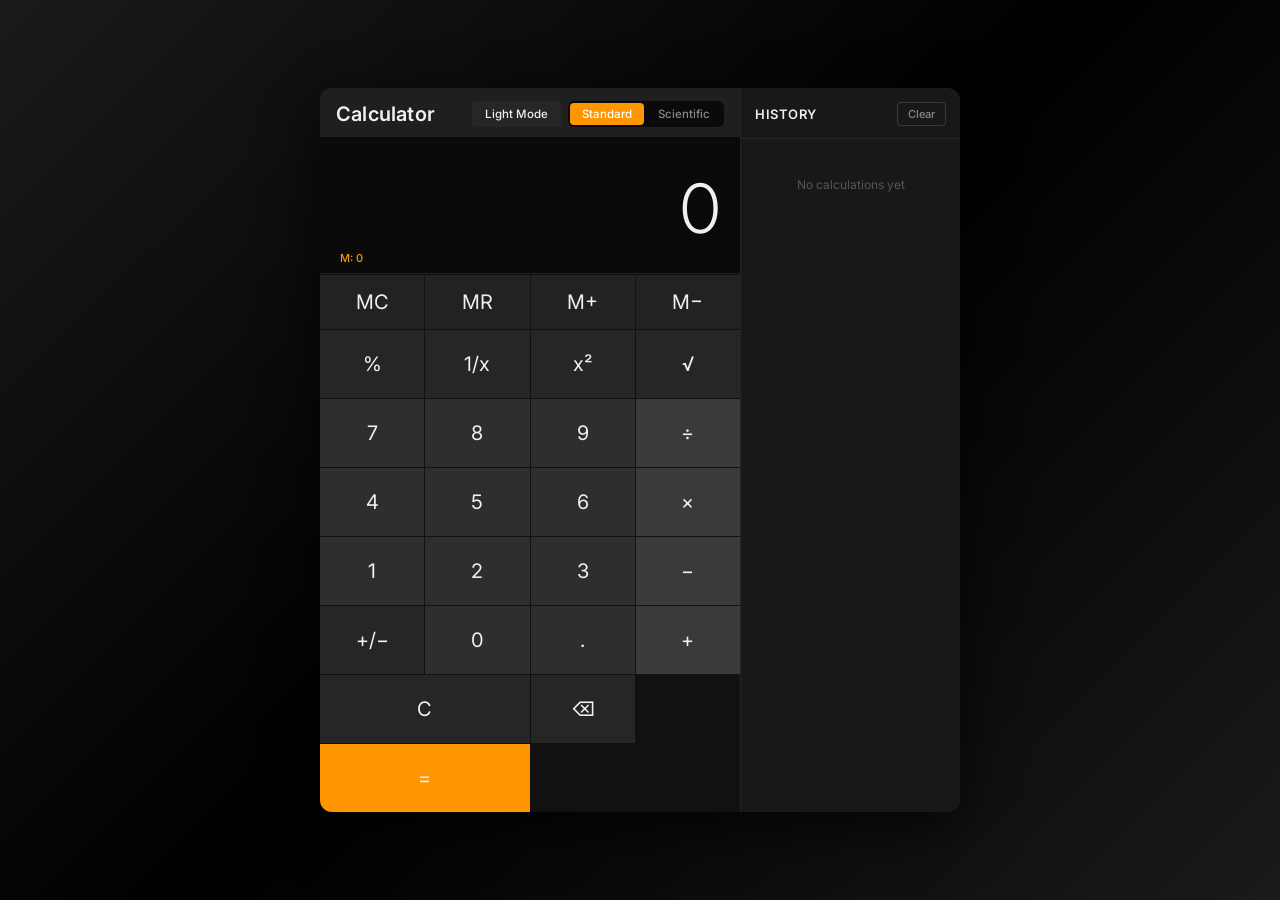
<file: Task 1/index.html>
<!DOCTYPE html>
<html lang="en">
<head>
    <meta charset="UTF-8">
    <meta name="viewport" content="width=device-width, initial-scale=1.0">
    <title>Calculator</title>
    <link rel="stylesheet" href="style.css">
</head>
<body>

<div id="app">

    <!-- ══ LEFT: CALCULATOR ══ -->
    <div id="calculator">

        <div id="titlebar">
            <span id="calc-title">Calculator</span>
            <div id="titlebar-controls">
                <button id="theme-toggle" onclick="toggleTheme()">Light Mode</button>
                <div id="mode-switcher">
                    <button id="btn-standard" class="mode-btn active" onclick="setMode('standard')">Standard</button>
                    <button id="btn-scientific" class="mode-btn" onclick="setMode('scientific')">Scientific</button>
                </div>
            </div>
        </div>

        <div id="display-area">
            <div id="last_operation_history"></div>
            <div id="box" class="box">0</div>
            <div id="display-actions">
                <div id="memory-display">M: 0</div>
            </div>
        </div>

        <!-- Scientific panel — sits above the keypad, hidden by default -->
        <div id="sci-panel">
            <button class="sci-btn" onclick="sciFunc('sin')">sin</button>
            <button class="sci-btn" onclick="sciFunc('cos')">cos</button>
            <button class="sci-btn" onclick="sciFunc('tan')">tan</button>
            <button class="sci-btn" onclick="sciFunc('log')">log</button>
            <button class="sci-btn" onclick="sciFunc('ln')">ln</button>
            <button class="sci-btn" onclick="sciFunc('pi')">π</button>
            <button class="sci-btn" onclick="sciFunc('e')">e</button>
            <button class="sci-btn" onclick="sciFunc('abs')">|x|</button>
        </div>

        <div id="keypad">

            <!-- Memory row -->
            <button class="mem-btn" onclick="memoryClear()">MC</button>
            <button class="mem-btn" onclick="memoryRecall()">MR</button>
            <button class="mem-btn" onclick="memoryAdd()">M+</button>
            <button class="mem-btn" onclick="memorySub()">M−</button>

            <!-- Function row -->
            <button class="fn-btn"  onclick="calculate_percentage()">%</button>
            <button class="fn-btn"  onclick="division_one()">1/x</button>
            <button class="fn-btn"  onclick="power_of()">x²</button>
            <button class="fn-btn"  onclick="square_root()">√</button>

            <!-- 7 8 9 ÷ -->
            <button class="num-btn" onclick="button_number('7')">7</button>
            <button class="num-btn" onclick="button_number('8')">8</button>
            <button class="num-btn" onclick="button_number('9')">9</button>
            <button class="op-btn operator" id="divOp"   onclick="button_number('/')">÷</button>

            <!-- 4 5 6 × -->
            <button class="num-btn" onclick="button_number('4')">4</button>
            <button class="num-btn" onclick="button_number('5')">5</button>
            <button class="num-btn" onclick="button_number('6')">6</button>
            <button class="op-btn operator" id="multiOp" onclick="button_number('*')">×</button>

            <!-- 1 2 3 − -->
            <button class="num-btn" onclick="button_number('1')">1</button>
            <button class="num-btn" onclick="button_number('2')">2</button>
            <button class="num-btn" onclick="button_number('3')">3</button>
            <button class="op-btn operator" id="subOp"   onclick="button_number('-')">−</button>

            <!-- +/- 0 . + -->
            <button class="fn-btn"  onclick="plus_minus()">+/−</button>
            <button class="num-btn" onclick="button_number('0')">0</button>
            <button class="num-btn" id="dot" value="." onclick="button_number('.')">.</button>
            <button class="op-btn operator" id="plusOp"  onclick="button_number('+')">+</button>

            <!-- C  ⌫  = -->
            <button class="wide-btn fn-btn"  onclick="button_clear()">C</button>
            <button class="fn-btn"  id="backspace_btn" onclick="backspace_remove()">⌫</button>
            <button class="wide-btn eq-btn"  id="equal_sign" value="=" onclick="button_number('=')">=</button>

        </div>
    </div>

    <!-- ══ RIGHT: HISTORY SIDEBAR ══ -->
    <div id="history-sidebar">
        <div id="history-header">
            <span>History</span>
            <button id="history-clear-btn" onclick="clearHistory()">Clear</button>
        </div>
        <div id="history-panel">
            <div id="history-empty">No calculations yet</div>
        </div>
    </div>

</div>

<script src="script.js"></script>
</body>
</html>
</file>
<file: Task 1/style.css>
@import url('https://fonts.googleapis.com/css2?family=Inter:wght@300;400;500;600&display=swap');

*, *::before, *::after { box-sizing: border-box; margin: 0; padding: 0; }

:root {
    --bg-body:      #1c1c1c;
    --bg-calc:      #1f1f1f;
    --bg-sidebar:   #181818;
    --bg-display:   #0a0a0a;
    --bg-num:       #2e2e2e;
    --bg-fn:        #262626;
    --bg-mem:       #222222;
    --bg-op:        #3a3a3a;
    --bg-sci:       #1a2230;
    --bg-eq:        #ff9500;
    --bg-eq-hover:  #ffaa28;
    --clr-text:     #f0f0f0;
    --clr-muted:    #888888;
    --clr-accent:   #ff9500;
    --clr-sci:      #7ecfff;
    --btn-hover:    #444;
    --btn-active:   #1a1a1a;
    --gap:          1px;
    --sidebar-w:    220px;
    --calc-w:       420px;
}

body {
    min-height: 100vh;
    display: flex;
    align-items: center;
    justify-content: center;
    background: linear-gradient(135deg, #1a1a1a, #000000, #1a1a1a);
    font-family: 'Inter', 'Segoe UI', sans-serif;
    transition: background 0.3s;
}

/* ─── LIGHT THEME ────────────────────────────── */
body.light {
    --bg-body:     #e8e8e8;
    --bg-calc:     #ffffff;
    --bg-sidebar:  #f5f5f5;
    --bg-display:  #f0f0f0;
    --bg-num:      #ededed;
    --bg-fn:       #e4e4e4;
    --bg-mem:      #e0e0e0;
    --bg-op:       #d8d8d8;
    --bg-sci:      #dceeff;
    --clr-text:    #111111;
    --clr-muted:   #666666;
    --clr-sci:     #1a6faa;
    --btn-hover:   #d0d0d0;
    --btn-active:  #c4c4c4;
    background: linear-gradient(135deg, #f5f5f5, #e0e0e0, #f5f5f5);
}

/* ─── APP WRAPPER ────────────────────────────── */
#app {
    display: flex;
    align-items: stretch;
    border-radius: 12px;
    overflow: hidden;
    box-shadow: 0 16px 56px rgba(0,0,0,0.65);
}

/* ─── CALCULATOR ─────────────────────────────── */
#calculator {
    width: var(--calc-w);
    background: var(--bg-calc);
    display: flex;
    flex-direction: column;
    transition: background 0.3s;
}

/* ─── TITLEBAR ───────────────────────────────── */
#titlebar {
    display: flex;
    align-items: center;
    justify-content: space-between;
    padding: 13px 16px 10px;
    background: var(--bg-calc);
    transition: background 0.3s;
}

#calc-title {
    font-size: 20px;
    font-weight: 600;
    color: var(--clr-text);
    letter-spacing: 0.2px;
}

#titlebar-controls { display: flex; gap: 7px; }

#theme-toggle {
    padding: 5px 13px;
    font-size: 11.5px;
    font-weight: 500;
    color: var(--clr-text);
    background: var(--bg-fn);
    border: none;
    border-radius: 4px;
    cursor: pointer;
    font-family: inherit;
    transition: background 0.15s, color 0.15s;
    width: auto; height: auto; box-shadow: none;
}
#theme-toggle:hover  { background: var(--btn-hover); color: var(--clr-text); transform: none; }
#theme-toggle:active { background: var(--btn-active); transform: none; box-shadow: none; }

/* ─── MODE SWITCHER ─────────────────────────── */
#mode-switcher {
    display: flex;
    background: var(--bg-display);
    border-radius: 6px;
    padding: 2px;
    gap: 2px;
}

.mode-btn {
    padding: 4px 12px;
    font-size: 11.5px;
    font-weight: 500;
    color: var(--clr-muted);
    background: transparent;
    border: none;
    border-radius: 4px;
    cursor: pointer;
    font-family: inherit;
    transition: background 0.15s, color 0.15s;
    width: auto; height: auto; box-shadow: none;
}
.mode-btn:hover  { color: var(--clr-text); transform: none; filter: none; }
.mode-btn:active { transform: none; box-shadow: none; filter: none; }
.mode-btn.active { background: var(--clr-accent); color: #fff; }



/* ─── DISPLAY ────────────────────────────────── */
#display-area {
    background: var(--bg-display);
    padding: 12px 20px 8px;
    min-height: 120px;
    display: flex;
    flex-direction: column;
    justify-content: flex-end;
    align-items: flex-end;
    transition: background 0.3s;
    position: relative;
}

#last_operation_history {
    font-size: 18px;
    color: var(--clr-muted);
    min-height: 24px;
    text-align: right;
    width: 100%;
    background: transparent;
    transition: color 0.3s;
    font-weight: 300;
    opacity: 0.75;
    letter-spacing: 0.2px;
}

.box {
    font-size: 68px;
    font-weight: 300;
    color: var(--clr-text);
    text-align: right;
    width: 100%;
    background: transparent;
    border: none;
    line-height: 1.05;
    word-break: break-all;
    transition: color 0.3s, font-size 0.1s;
    animation: glow-pulse 3s ease-in-out infinite alternate;
}

@keyframes glow-pulse {
    from { text-shadow: 0 0 8px rgba(255,149,0,0.6); }
    to   { text-shadow: 0 0 22px rgba(255,149,0,0.95), 0 0 40px rgba(255,149,0,0.3); }
}

#display-actions {
    display: flex;
    gap: 6px;
    align-items: center;
    width: 100%;
    justify-content: space-between;
    margin-top: 6px;
}

#memory-display {
    font-size: 11px;
    color: var(--clr-accent);
    font-weight: 500;
    flex: 1;
}

#copy-btn, #sound-btn {
    padding: 3px 9px;
    font-size: 11px;
    font-weight: 500;
    color: var(--clr-muted);
    background: transparent;
    border: 1px solid rgba(255,255,255,0.12);
    border-radius: 4px;
    cursor: pointer;
    font-family: inherit;
    transition: all 0.15s;
    width: auto; height: auto; box-shadow: none;
    white-space: nowrap;
}
#copy-btn:hover, #sound-btn:hover  { background: var(--btn-hover); color: var(--clr-text); border-color: transparent; transform: none; }
#copy-btn:active, #sound-btn:active { transform: none; box-shadow: none; }
body.light #copy-btn, body.light #sound-btn { border-color: rgba(0,0,0,0.15); }
#sound-btn.muted { color: #ff4444; border-color: rgba(255,68,68,0.3); }

/* ─── SCIENTIFIC PANEL ───────────────────────── */
#sci-panel {
    display: grid;
    grid-template-columns: repeat(4, 1fr);
    gap: var(--gap);
    background: #111;
    border-top: 1px solid #111;
    max-height: 0;
    overflow: hidden;
    transition: max-height 0.3s ease, opacity 0.3s ease;
    opacity: 0;
}

#sci-panel.visible { max-height: 120px; opacity: 1; }

.sci-btn {
    background: var(--bg-sci);
    color: var(--clr-sci);
    font-size: 14px;
    font-weight: 600;
    height: 52px;
    width: 100%;
    border: none;
    border-radius: 0;
    cursor: pointer;
    font-family: inherit;
    letter-spacing: 0.3px;
    transition: filter 0.1s, transform 0.08s, box-shadow 0.08s;
    display: flex;
    align-items: center;
    justify-content: center;
}
.sci-btn:hover  { filter: brightness(1.25); }
.sci-btn:active {
    transform: scale(0.93);
    box-shadow: inset 2px 2px 6px rgba(0,0,0,0.5);
    filter: brightness(0.85);
}

/* ─── KEYPAD ─────────────────────────────────── */
#keypad {
    display: grid;
    grid-template-columns: repeat(4, 1fr);
    gap: var(--gap);
    background: #111;
    border-top: 1px solid #111;
    flex: 1;
}

/* ─── BASE BUTTON ────────────────────────────── */
#keypad button {
    width: 100%;
    height: 68px;
    font-size: 20px;
    font-weight: 400;
    font-family: inherit;
    color: var(--clr-text);
    border: none;
    border-radius: 0;
    cursor: pointer;
    display: flex;
    align-items: center;
    justify-content: center;
    box-shadow: none;
    transition: filter 0.1s, transform 0.08s, box-shadow 0.08s;
}

#keypad button:hover  { filter: brightness(1.22); box-shadow: 0 0 8px rgba(255,149,0,0.35); }
#keypad button:active {
    transform: scale(0.92);
    box-shadow: inset 3px 3px 8px #000;
    filter: brightness(0.78);
}

button.flash { animation: flash-key 0.18s ease; }
@keyframes flash-key {
    0%   { filter: brightness(2.4); }
    100% { filter: brightness(1);   }
}

/* ─── BUTTON TYPES ───────────────────────────── */
.mem-btn { background: var(--bg-mem); font-size: 13px; color: var(--clr-muted); height: 54px !important; }
.fn-btn  { background: var(--bg-fn);  font-size: 17px; }
.num-btn { background: var(--bg-num); font-size: 22px; font-weight: 500; }
.op-btn  { background: var(--bg-op);  font-size: 22px; }

.eq-btn {
    background: var(--bg-eq);
    color: #fff;
    font-size: 26px;
    font-weight: 600;
}
.eq-btn:hover { background: var(--bg-eq-hover) !important; filter: none !important; }

.wide-btn { grid-column: span 2; }
.operator { transition: background 0.2s, color 0.2s, box-shadow 0.2s; }
.operator.selected {
    background: #ff9500 !important;
    color: #fff !important;
    box-shadow: 0 0 15px rgba(255,149,0,0.75), 0 0 30px rgba(255,149,0,0.3);
}

/* ─── HISTORY SIDEBAR ────────────────────────── */
#history-sidebar {
    width: var(--sidebar-w);
    background: var(--bg-sidebar);
    display: flex;
    flex-direction: column;
    border-left: 1px solid rgba(255,255,255,0.05);
    transition: background 0.3s;
}

body.light #history-sidebar { border-left-color: rgba(0,0,0,0.08); }

#history-header {
    display: flex;
    align-items: center;
    justify-content: space-between;
    padding: 14px 14px 12px;
    border-bottom: 1px solid rgba(255,255,255,0.06);
    flex-shrink: 0;
    transition: border-color 0.3s;
}

body.light #history-header { border-bottom-color: rgba(0,0,0,0.08); }

#history-header span {
    font-size: 13px;
    font-weight: 600;
    color: var(--clr-text);
    letter-spacing: 0.5px;
    text-transform: uppercase;
}

#history-clear-btn {
    padding: 4px 10px;
    font-size: 11px;
    font-weight: 500;
    color: var(--clr-muted);
    background: transparent;
    border: 1px solid rgba(255,255,255,0.15);
    border-radius: 4px;
    cursor: pointer;
    font-family: inherit;
    transition: all 0.15s;
    width: auto; height: auto; box-shadow: none;
}
#history-clear-btn:hover  { background: var(--btn-hover); color: var(--clr-text); border-color: transparent; transform: none; }
#history-clear-btn:active { background: var(--btn-active); transform: none; box-shadow: none; }
body.light #history-clear-btn { border-color: rgba(0,0,0,0.15); }

#history-panel {
    flex: 1;
    overflow-y: auto;
    padding: 4px 0;
}

#history-empty {
    text-align: center;
    color: var(--clr-muted);
    font-size: 12px;
    padding: 32px 16px;
    line-height: 1.6;
    opacity: 0.55;
}

#history-panel p {
    font-size: 12px;
    color: var(--clr-muted);
    text-align: right;
    padding: 8px 12px;
    margin: 4px 8px;
    border-radius: 6px;
    background: #111;
    border-bottom: none;
    transition: background 0.15s;
    cursor: default;
    line-height: 1.4;
}
#history-panel p .result-line {
    display: block;
    font-size: 17px;
    font-weight: 500;
    color: var(--clr-text);
    margin-top: 3px;
}
#history-panel p:hover { background: #222; }
body.light #history-panel p       { background: #e8e8e8; }
body.light #history-panel p:hover { background: #d8d8d8; }


/* ─── SCROLLBAR ──────────────────────────────── */
#history-panel::-webkit-scrollbar       { width: 3px; }
#history-panel::-webkit-scrollbar-track { background: transparent; }
#history-panel::-webkit-scrollbar-thumb { background: #444; border-radius: 2px; }

/* ─── RESPONSIVE ─────────────────────────────── */
@media (max-width: 700px) {
    #app              { flex-direction: column; border-radius: 0; width: 100vw; }
    #calculator       { width: 100%; }
    #history-sidebar  { width: 100%; border-left: none; border-top: 1px solid #111; max-height: 180px; }
    #keypad button    { height: 14.5vw; font-size: 5vw; }
    .mem-btn          { height: 11vw !important; }
    .box              { font-size: 12vw; }
}
</file>
